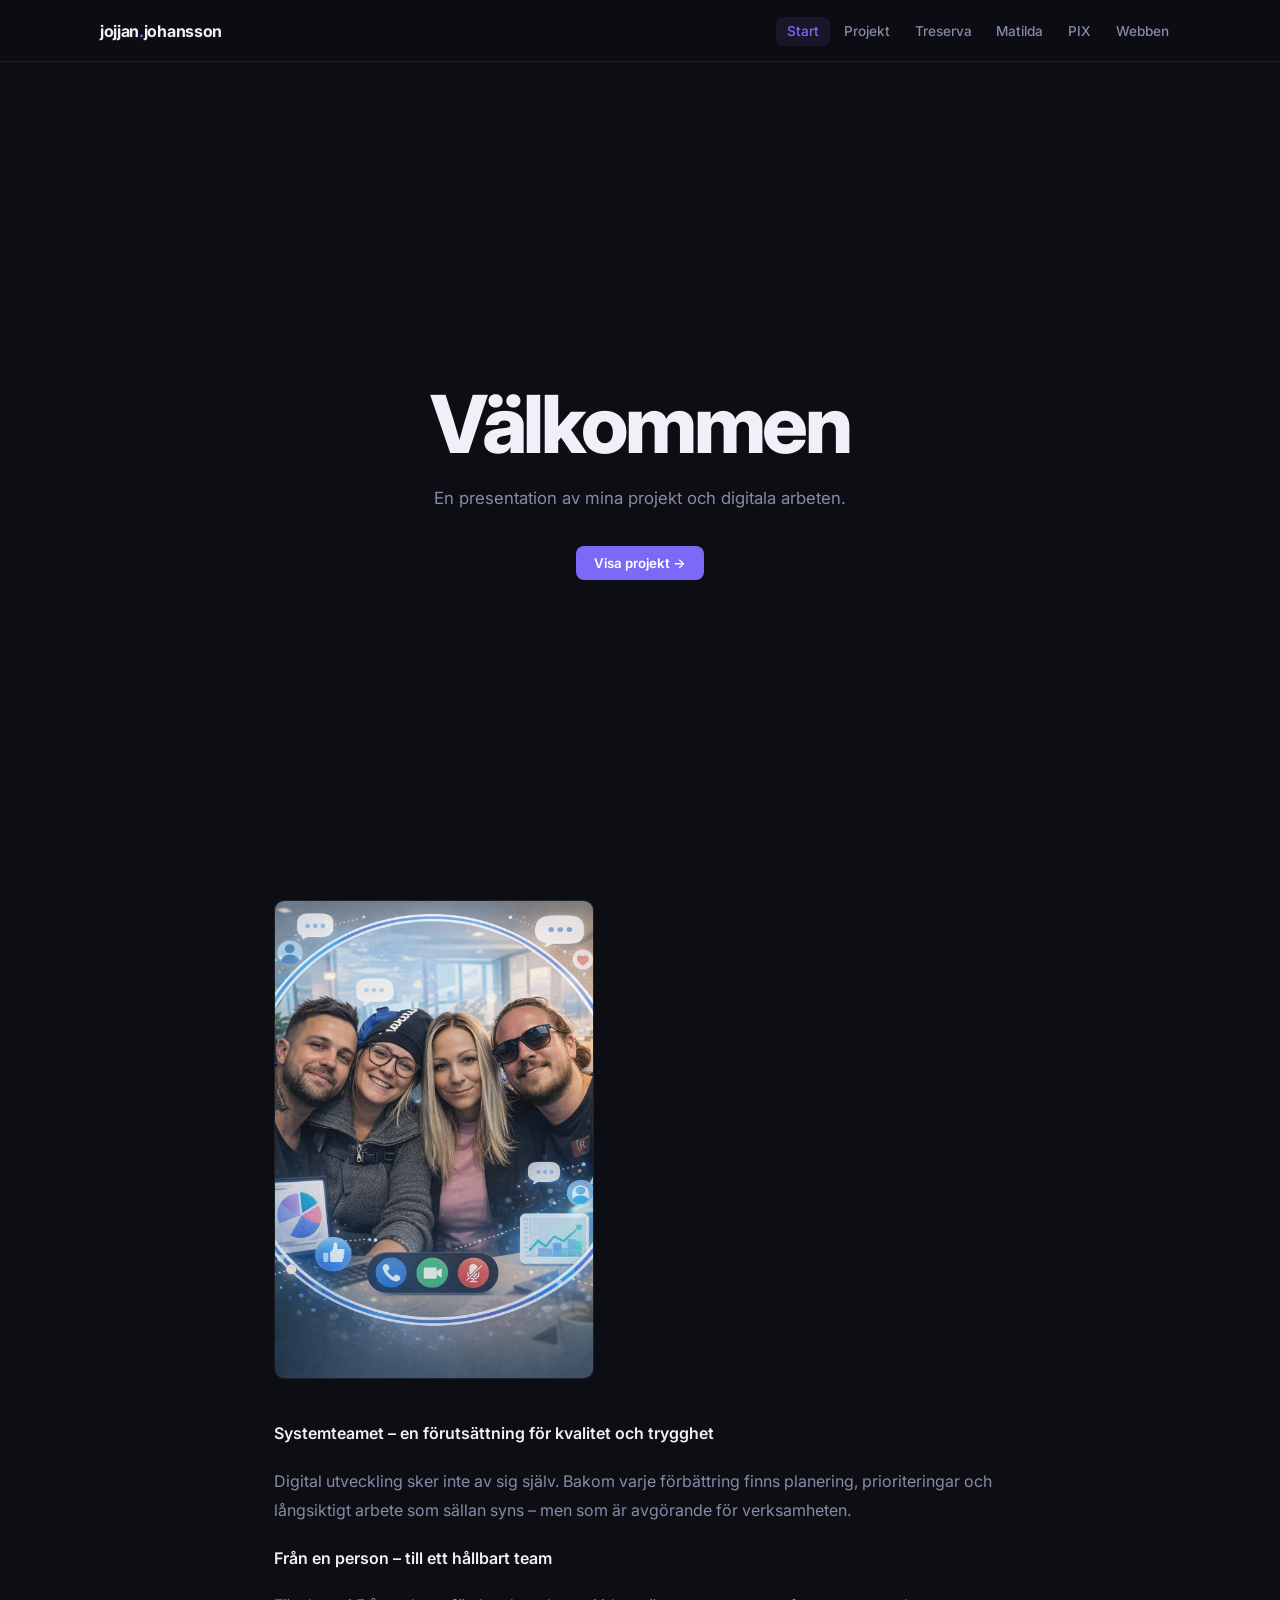
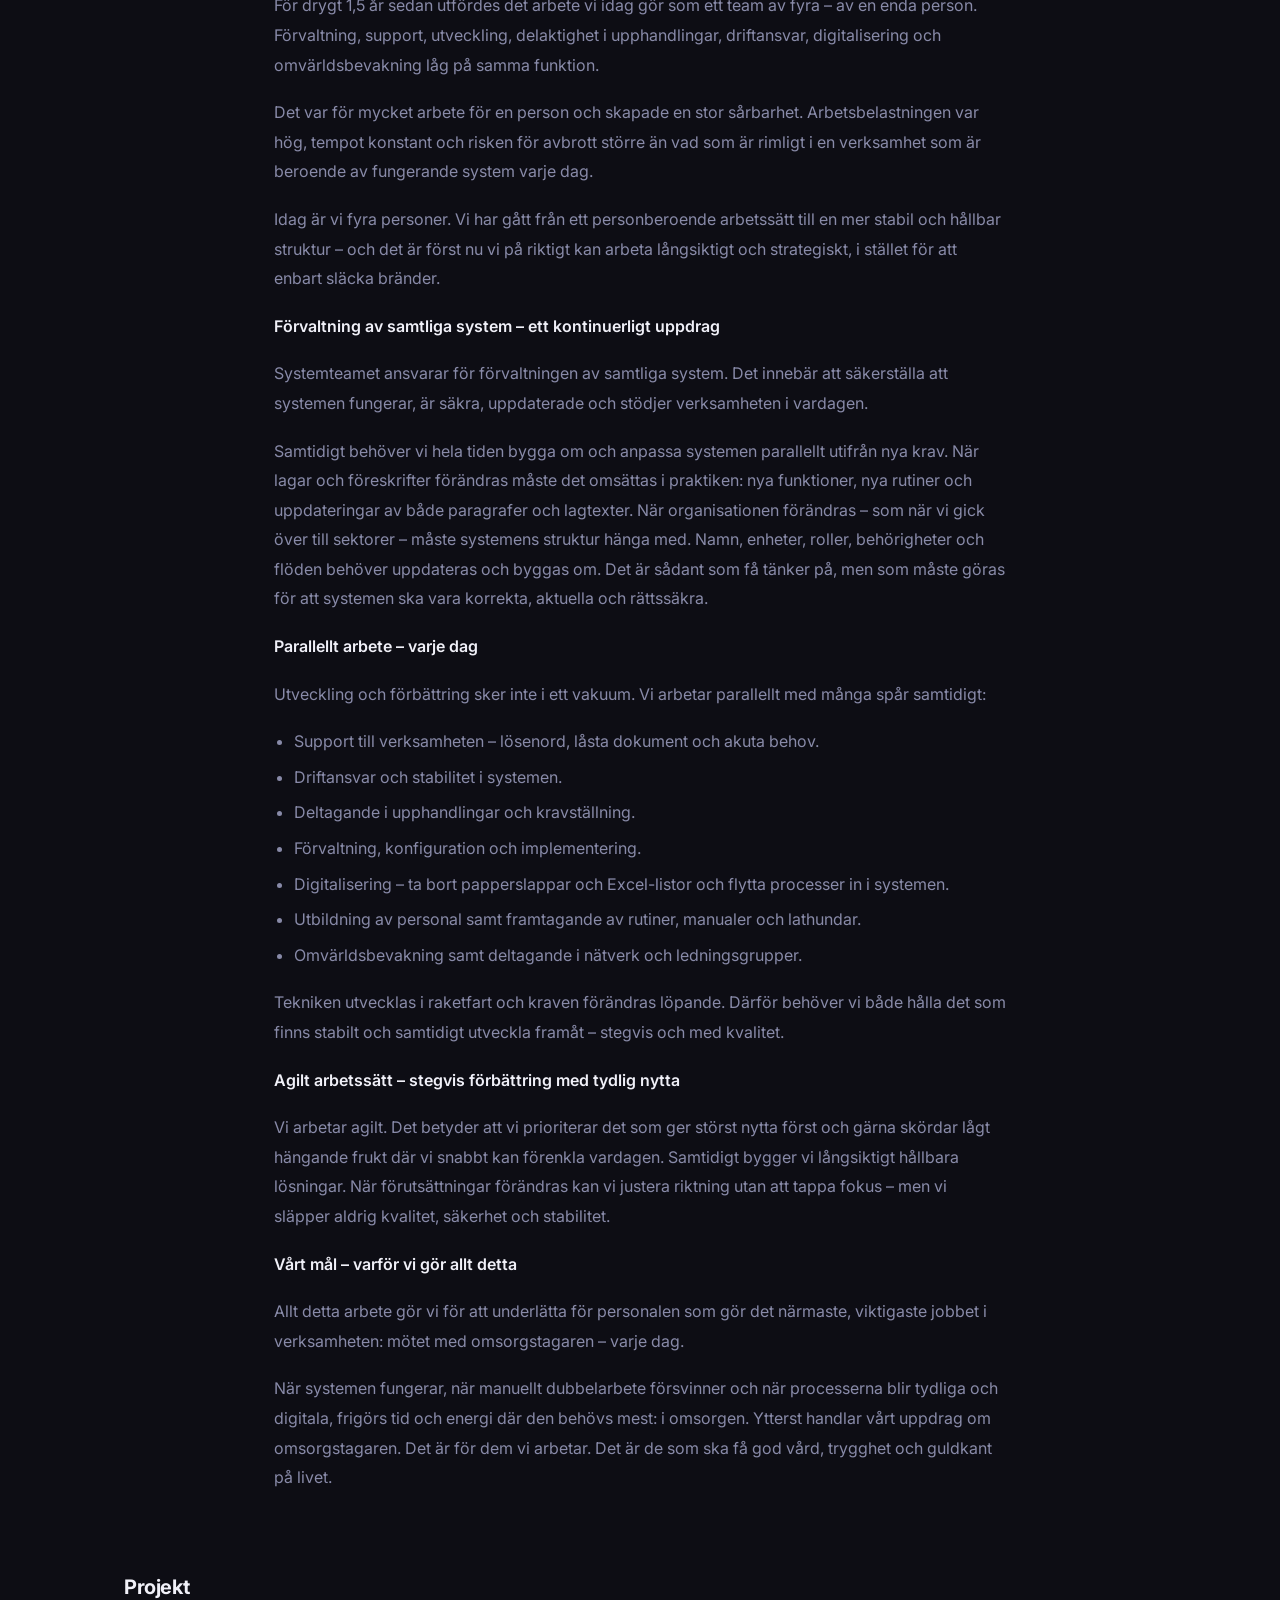
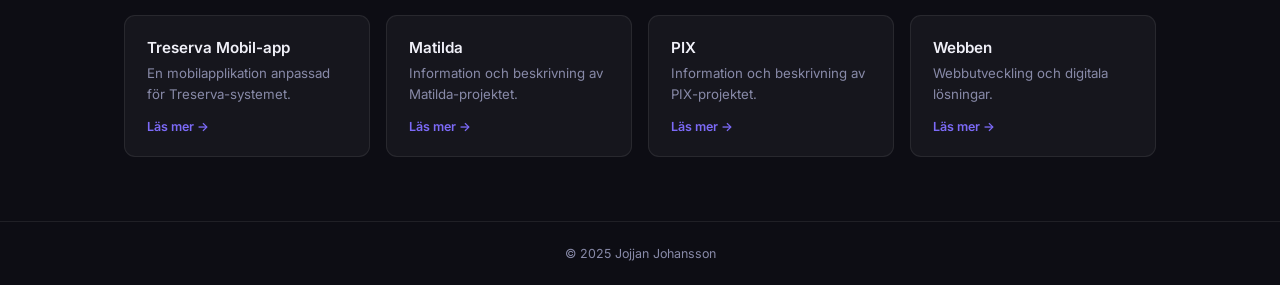
<file: index.html>
<!DOCTYPE html>
<html lang="sv">
<head>
  <meta charset="UTF-8">
  <meta name="viewport" content="width=device-width, initial-scale=1.0">
  <title>Jojjan Johansson</title>
  <link rel="stylesheet" href="css/style.css">
</head>
<body>
  <div id="nav"></div>

  <main>
    <section class="hero">
      <h1 class="fu">Välkommen</h1>
      <p class="fu fu1">En presentation av mina projekt och digitala arbeten.</p>
      <a href="projekt.html" class="btn btn-primary fu fu2">Visa projekt →</a>
    </section>

    <div class="page-img" style="text-align:center; padding-top:0">
      <img src="img/team.png" alt="Team">
    </div>

    <div class="content">
      <p><strong>Systemteamet – en förutsättning för kvalitet och trygghet</strong></p>
      <p>Digital utveckling sker inte av sig själv. Bakom varje förbättring finns planering, prioriteringar och långsiktigt arbete som sällan syns – men som är avgörande för verksamheten.</p>

      <p><strong>Från en person – till ett hållbart team</strong></p>
      <p>För drygt 1,5 år sedan utfördes det arbete vi idag gör som ett team av fyra – av en enda person. Förvaltning, support, utveckling, delaktighet i upphandlingar, driftansvar, digitalisering och omvärldsbevakning låg på samma funktion.</p>
      <p>Det var för mycket arbete för en person och skapade en stor sårbarhet. Arbetsbelastningen var hög, tempot konstant och risken för avbrott större än vad som är rimligt i en verksamhet som är beroende av fungerande system varje dag.</p>
      <p>Idag är vi fyra personer. Vi har gått från ett personberoende arbetssätt till en mer stabil och hållbar struktur – och det är först nu vi på riktigt kan arbeta långsiktigt och strategiskt, i stället för att enbart släcka bränder.</p>

      <p><strong>Förvaltning av samtliga system – ett kontinuerligt uppdrag</strong></p>
      <p>Systemteamet ansvarar för förvaltningen av samtliga system. Det innebär att säkerställa att systemen fungerar, är säkra, uppdaterade och stödjer verksamheten i vardagen.</p>
      <p>Samtidigt behöver vi hela tiden bygga om och anpassa systemen parallellt utifrån nya krav. När lagar och föreskrifter förändras måste det omsättas i praktiken: nya funktioner, nya rutiner och uppdateringar av både paragrafer och lagtexter. När organisationen förändras – som när vi gick över till sektorer – måste systemens struktur hänga med. Namn, enheter, roller, behörigheter och flöden behöver uppdateras och byggas om. Det är sådant som få tänker på, men som måste göras för att systemen ska vara korrekta, aktuella och rättssäkra.</p>

      <p><strong>Parallellt arbete – varje dag</strong></p>
      <p>Utveckling och förbättring sker inte i ett vakuum. Vi arbetar parallellt med många spår samtidigt:</p>
      <ul>
        <li>Support till verksamheten – lösenord, låsta dokument och akuta behov.</li>
        <li>Driftansvar och stabilitet i systemen.</li>
        <li>Deltagande i upphandlingar och kravställning.</li>
        <li>Förvaltning, konfiguration och implementering.</li>
        <li>Digitalisering – ta bort papperslappar och Excel-listor och flytta processer in i systemen.</li>
        <li>Utbildning av personal samt framtagande av rutiner, manualer och lathundar.</li>
        <li>Omvärldsbevakning samt deltagande i nätverk och ledningsgrupper.</li>
      </ul>
      <p>Tekniken utvecklas i raketfart och kraven förändras löpande. Därför behöver vi både hålla det som finns stabilt och samtidigt utveckla framåt – stegvis och med kvalitet.</p>

      <p><strong>Agilt arbetssätt – stegvis förbättring med tydlig nytta</strong></p>
      <p>Vi arbetar agilt. Det betyder att vi prioriterar det som ger störst nytta först och gärna skördar lågt hängande frukt där vi snabbt kan förenkla vardagen. Samtidigt bygger vi långsiktigt hållbara lösningar. När förutsättningar förändras kan vi justera riktning utan att tappa fokus – men vi släpper aldrig kvalitet, säkerhet och stabilitet.</p>

      <p><strong>Vårt mål – varför vi gör allt detta</strong></p>
      <p>Allt detta arbete gör vi för att underlätta för personalen som gör det närmaste, viktigaste jobbet i verksamheten: mötet med omsorgstagaren – varje dag.</p>
      <p>När systemen fungerar, när manuellt dubbelarbete försvinner och när processerna blir tydliga och digitala, frigörs tid och energi där den behövs mest: i omsorgen. Ytterst handlar vårt uppdrag om omsorgstagaren. Det är för dem vi arbetar. Det är de som ska få god vård, trygghet och guldkant på livet.</p>
    </div>

    <div class="wrap-wide">
      <p class="section-title">Projekt</p>
      <div class="cards">
        <a href="treserva.html" class="card">
          <h3>Treserva Mobil-app</h3>
          <p>En mobilapplikation anpassad för Treserva-systemet.</p>
          <span class="arrow">Läs mer →</span>
        </a>
        <a href="matilda.html" class="card">
          <h3>Matilda</h3>
          <p>Information och beskrivning av Matilda-projektet.</p>
          <span class="arrow">Läs mer →</span>
        </a>
        <a href="pix.html" class="card">
          <h3>PIX</h3>
          <p>Information och beskrivning av PIX-projektet.</p>
          <span class="arrow">Läs mer →</span>
        </a>
        <a href="webben.html" class="card">
          <h3>Webben</h3>
          <p>Webbutveckling och digitala lösningar.</p>
          <span class="arrow">Läs mer →</span>
        </a>
      </div>
    </div>
  </main>

  <div id="footer"></div>
  <script src="js/main.js"></script>
</body>
</html>
</file>
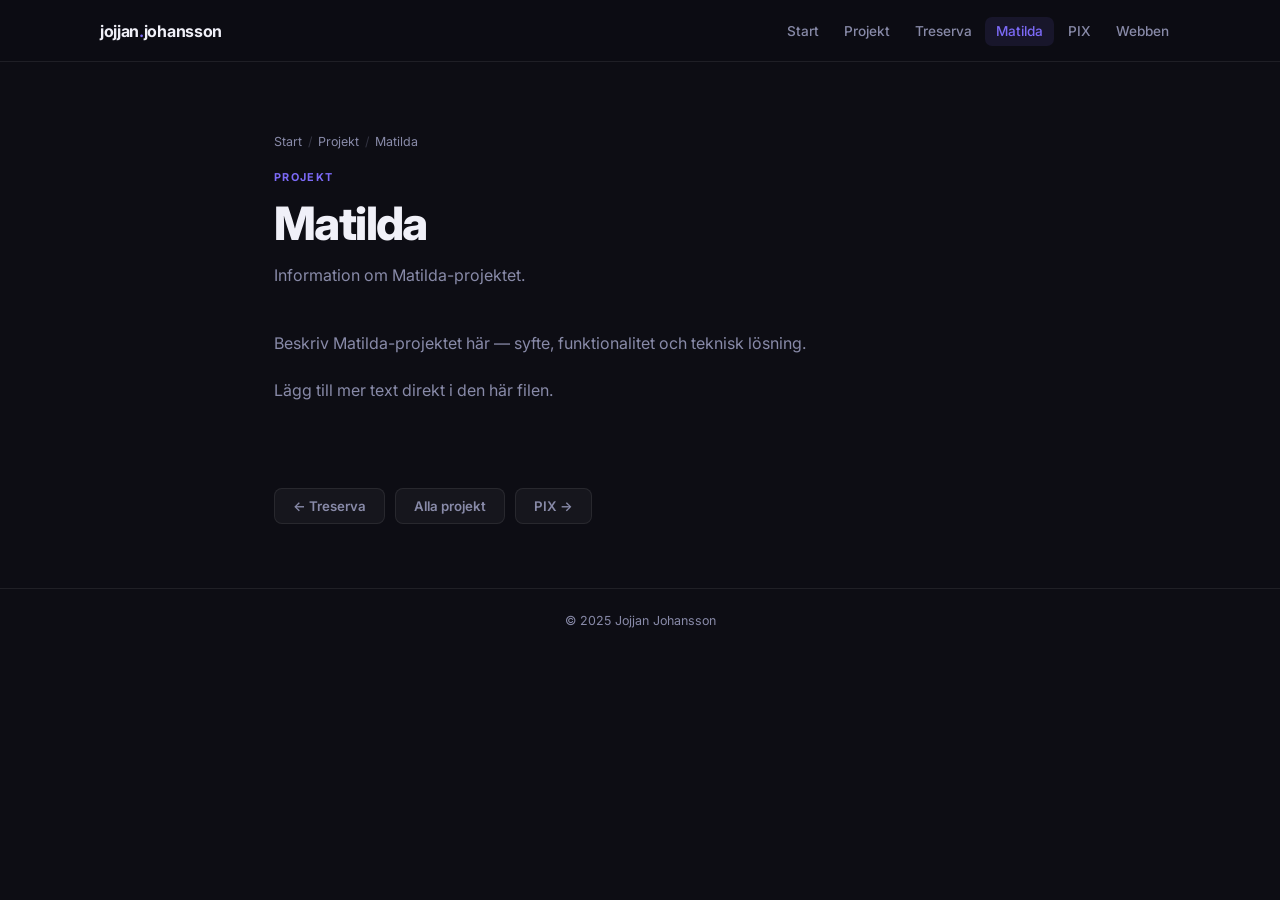
<file: matilda.html>
<!DOCTYPE html>
<html lang="sv">
<head>
  <meta charset="UTF-8">
  <meta name="viewport" content="width=device-width, initial-scale=1.0">
  <title>Matilda</title>
  <link rel="stylesheet" href="css/style.css">
</head>
<body>
  <div id="nav"></div>

  <main>
    <div class="page-header">
      <div class="breadcrumb"><a href="index.html">Start</a><span>/</span><a href="projekt.html">Projekt</a><span>/</span>Matilda</div>
      <span class="label">Projekt</span>
      <h1>Matilda</h1>
      <p>Information om Matilda-projektet.</p>
    </div>

    <!-- <div class="page-img"><img src="bilder/matilda.jpg" alt="Matilda"></div> -->

    <div class="content">
      <p>Beskriv Matilda-projektet här — syfte, funktionalitet och teknisk lösning.</p>
      <p>Lägg till mer text direkt i den här filen.</p>
    </div>

    <!-- <div class="page-video"><div class="ratio"><iframe src="https://www.youtube.com/embed/VIDEO_ID" allowfullscreen></iframe></div></div> -->

    <div class="page-nav">
      <a href="treserva.html" class="btn btn-ghost">← Treserva</a>
      <a href="projekt.html"  class="btn btn-ghost">Alla projekt</a>
      <a href="pix.html"      class="btn btn-ghost">PIX →</a>
    </div>
  </main>

  <div id="footer"></div>
  <script src="js/main.js"></script>
</body>
</html>
</file>
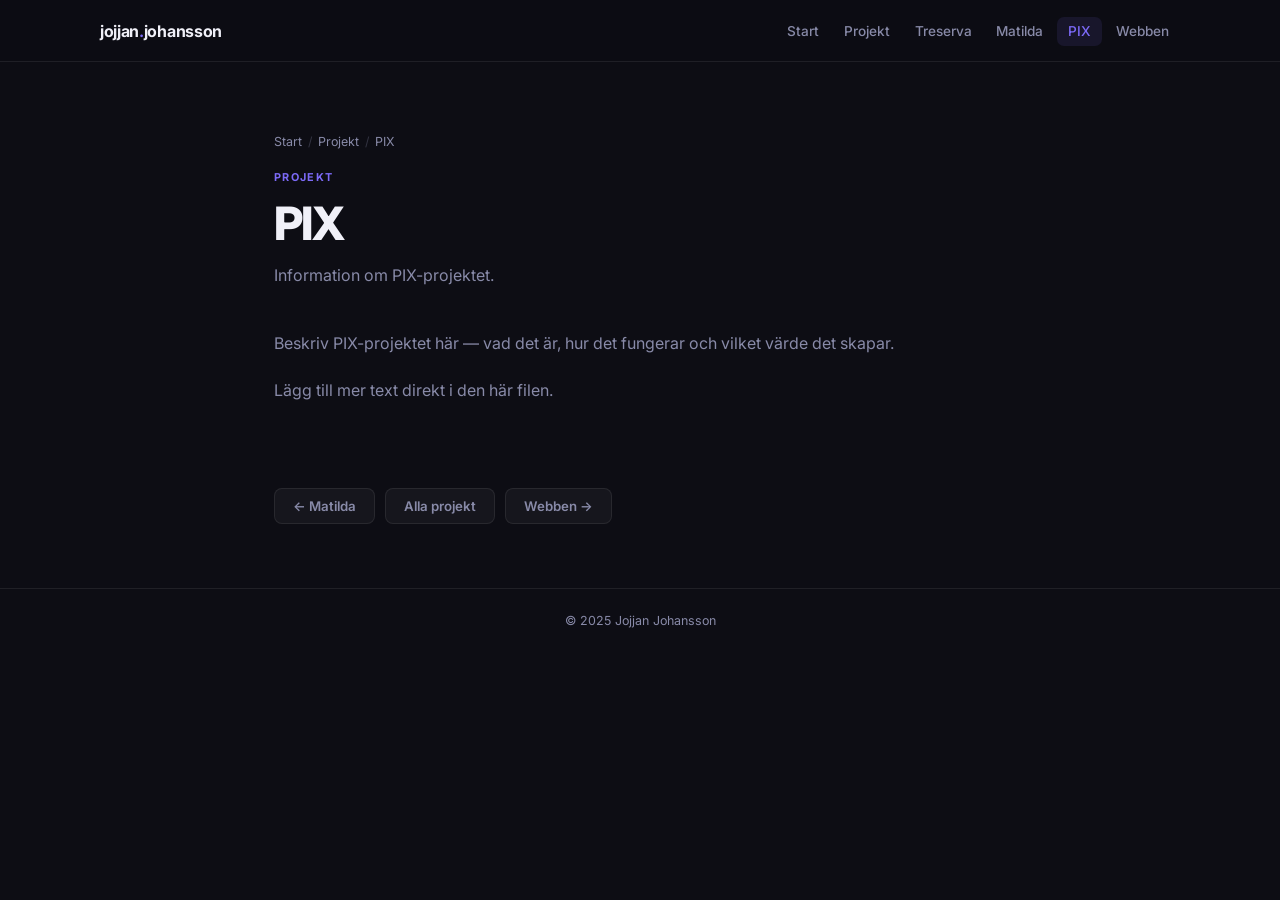
<file: pix.html>
<!DOCTYPE html>
<html lang="sv">
<head>
  <meta charset="UTF-8">
  <meta name="viewport" content="width=device-width, initial-scale=1.0">
  <title>PIX</title>
  <link rel="stylesheet" href="css/style.css">
</head>
<body>
  <div id="nav"></div>

  <main>
    <div class="page-header">
      <div class="breadcrumb"><a href="index.html">Start</a><span>/</span><a href="projekt.html">Projekt</a><span>/</span>PIX</div>
      <span class="label">Projekt</span>
      <h1>PIX</h1>
      <p>Information om PIX-projektet.</p>
    </div>

    <!-- <div class="page-img"><img src="bilder/pix.jpg" alt="PIX"></div> -->

    <div class="content">
      <p>Beskriv PIX-projektet här — vad det är, hur det fungerar och vilket värde det skapar.</p>
      <p>Lägg till mer text direkt i den här filen.</p>
    </div>

    <!-- <div class="page-video"><div class="ratio"><iframe src="https://www.youtube.com/embed/VIDEO_ID" allowfullscreen></iframe></div></div> -->

    <div class="page-nav">
      <a href="matilda.html" class="btn btn-ghost">← Matilda</a>
      <a href="projekt.html" class="btn btn-ghost">Alla projekt</a>
      <a href="webben.html"  class="btn btn-ghost">Webben →</a>
    </div>
  </main>

  <div id="footer"></div>
  <script src="js/main.js"></script>
</body>
</html>
</file>
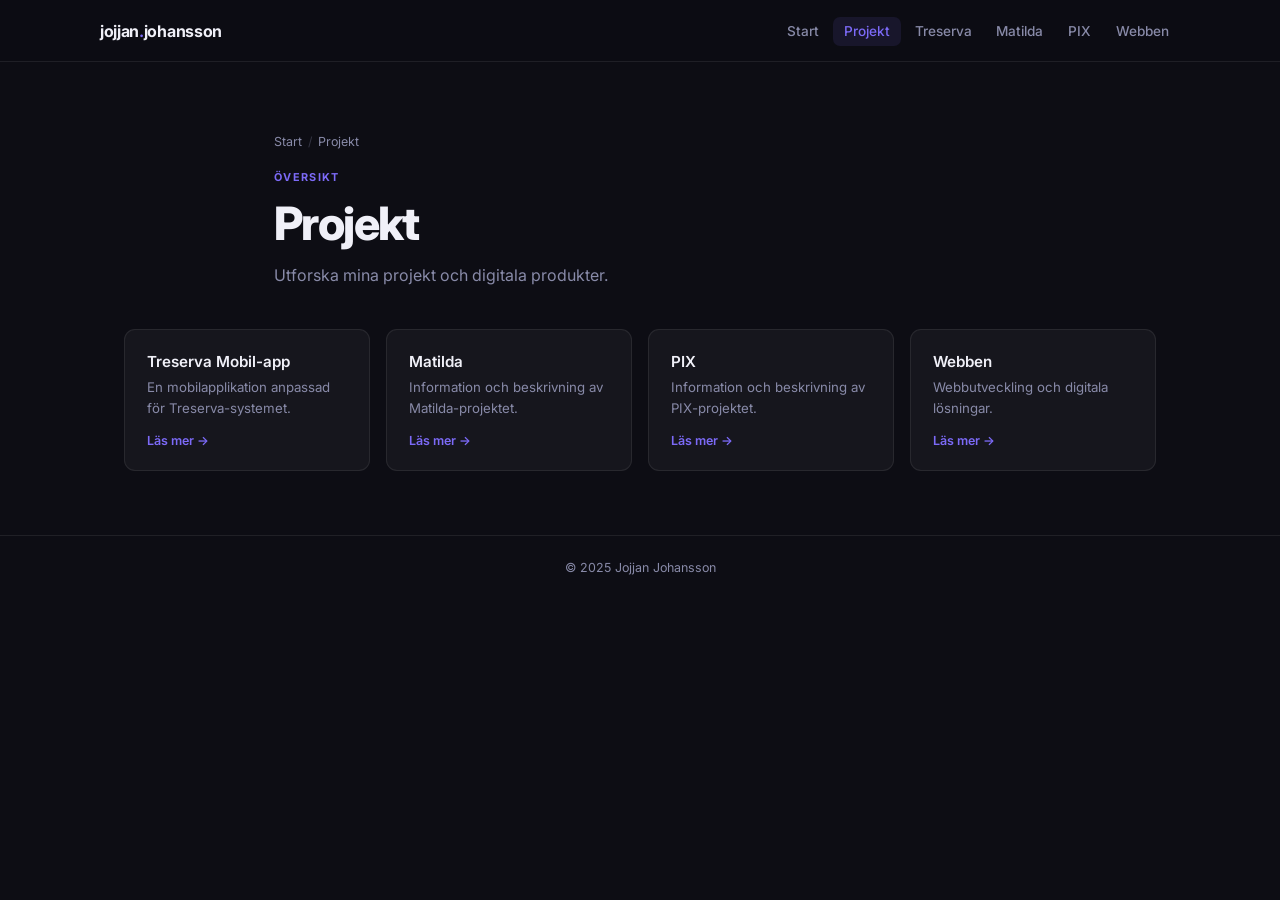
<file: projekt.html>
<!DOCTYPE html>
<html lang="sv">
<head>
  <meta charset="UTF-8">
  <meta name="viewport" content="width=device-width, initial-scale=1.0">
  <title>Projekt</title>
  <link rel="stylesheet" href="css/style.css">
</head>
<body>
  <div id="nav"></div>

  <main>
    <div class="page-header">
      <div class="breadcrumb"><a href="index.html">Start</a><span>/</span>Projekt</div>
      <span class="label">Översikt</span>
      <h1>Projekt</h1>
      <p>Utforska mina projekt och digitala produkter.</p>
    </div>

    <div class="wrap-wide">
      <div class="cards">
        <a href="treserva.html" class="card">
          <h3>Treserva Mobil-app</h3>
          <p>En mobilapplikation anpassad för Treserva-systemet.</p>
          <span class="arrow">Läs mer →</span>
        </a>
        <a href="matilda.html" class="card">
          <h3>Matilda</h3>
          <p>Information och beskrivning av Matilda-projektet.</p>
          <span class="arrow">Läs mer →</span>
        </a>
        <a href="pix.html" class="card">
          <h3>PIX</h3>
          <p>Information och beskrivning av PIX-projektet.</p>
          <span class="arrow">Läs mer →</span>
        </a>
        <a href="webben.html" class="card">
          <h3>Webben</h3>
          <p>Webbutveckling och digitala lösningar.</p>
          <span class="arrow">Läs mer →</span>
        </a>
      </div>
    </div>
  </main>

  <div id="footer"></div>
  <script src="js/main.js"></script>
</body>
</html>
</file>
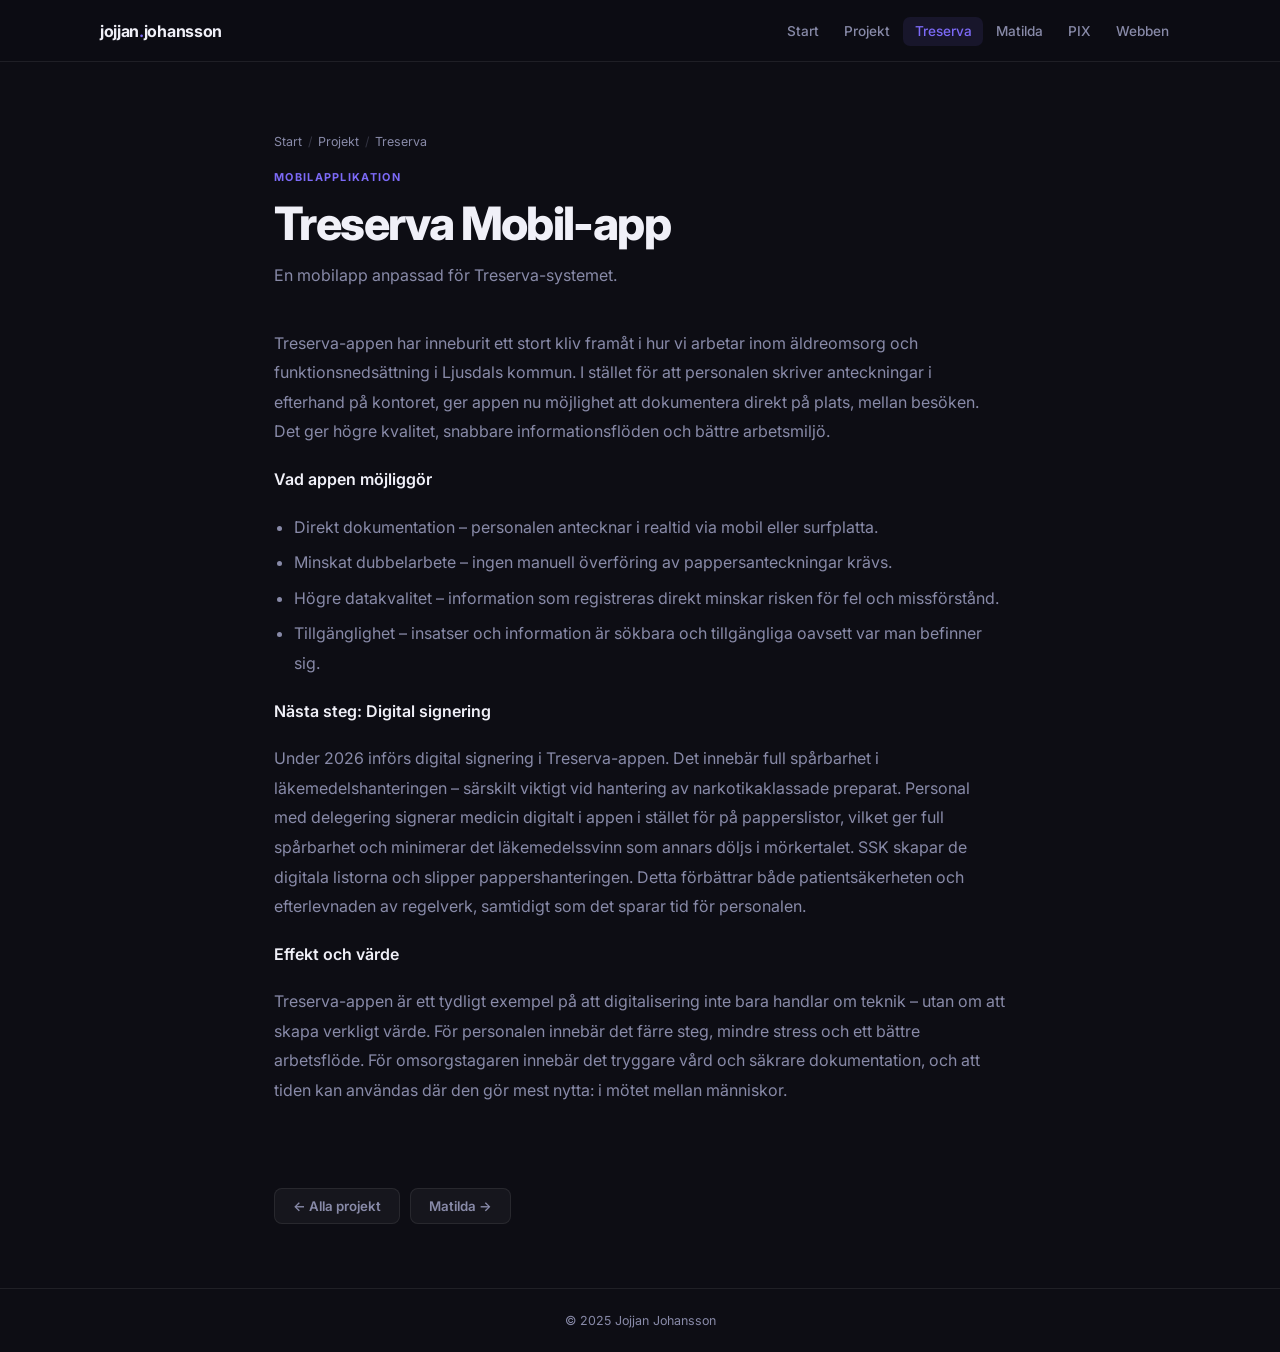
<file: treserva.html>
<!DOCTYPE html>
<html lang="sv">
<head>
  <meta charset="UTF-8">
  <meta name="viewport" content="width=device-width, initial-scale=1.0">
  <title>Treserva Mobil-app</title>
  <link rel="stylesheet" href="css/style.css">
</head>
<body>
  <div id="nav"></div>

  <main>
    <div class="page-header">
      <div class="breadcrumb"><a href="index.html">Start</a><span>/</span><a href="projekt.html">Projekt</a><span>/</span>Treserva</div>
      <span class="label">Mobilapplikation</span>
      <h1>Treserva Mobil-app</h1>
      <p>En mobilapp anpassad för Treserva-systemet.</p>
    </div>

    <!-- Bild (lägg till src när du har en) -->
    <!-- <div class="page-img"><img src="bilder/treserva.jpg" alt="Treserva"></div> -->

    <div class="content">
      <p>Treserva-appen har inneburit ett stort kliv framåt i hur vi arbetar inom äldreomsorg och funktionsnedsättning i Ljusdals kommun. I stället för att personalen skriver anteckningar i efterhand på kontoret, ger appen nu möjlighet att dokumentera direkt på plats, mellan besöken. Det ger högre kvalitet, snabbare informationsflöden och bättre arbetsmiljö.</p>

      <p><strong>Vad appen möjliggör</strong></p>
      <ul>
        <li>Direkt dokumentation – personalen antecknar i realtid via mobil eller surfplatta.</li>
        <li>Minskat dubbelarbete – ingen manuell överföring av pappersanteckningar krävs.</li>
        <li>Högre datakvalitet – information som registreras direkt minskar risken för fel och missförstånd.</li>
        <li>Tillgänglighet – insatser och information är sökbara och tillgängliga oavsett var man befinner sig.</li>
      </ul>

      <p><strong>Nästa steg: Digital signering</strong></p>
      <p>Under 2026 införs digital signering i Treserva-appen. Det innebär full spårbarhet i läkemedelshanteringen – särskilt viktigt vid hantering av narkotikaklassade preparat. Personal med delegering signerar medicin digitalt i appen i stället för på papperslistor, vilket ger full spårbarhet och minimerar det läkemedelssvinn som annars döljs i mörkertalet. SSK skapar de digitala listorna och slipper pappershanteringen. Detta förbättrar både patientsäkerheten och efterlevnaden av regelverk, samtidigt som det sparar tid för personalen.</p>

      <p><strong>Effekt och värde</strong></p>
      <p>Treserva-appen är ett tydligt exempel på att digitalisering inte bara handlar om teknik – utan om att skapa verkligt värde. För personalen innebär det färre steg, mindre stress och ett bättre arbetsflöde. För omsorgstagaren innebär det tryggare vård och säkrare dokumentation, och att tiden kan användas där den gör mest nytta: i mötet mellan människor.</p>
    </div>

    <!-- Video (klistra in YouTube-länk) -->
    <!-- <div class="page-video"><div class="ratio"><iframe src="https://www.youtube.com/embed/VIDEO_ID" allowfullscreen></iframe></div></div> -->

    <div class="page-nav">
      <a href="projekt.html" class="btn btn-ghost">← Alla projekt</a>
      <a href="matilda.html" class="btn btn-ghost">Matilda →</a>
    </div>
  </main>

  <div id="footer"></div>
  <script src="js/main.js"></script>
</body>
</html>
</file>
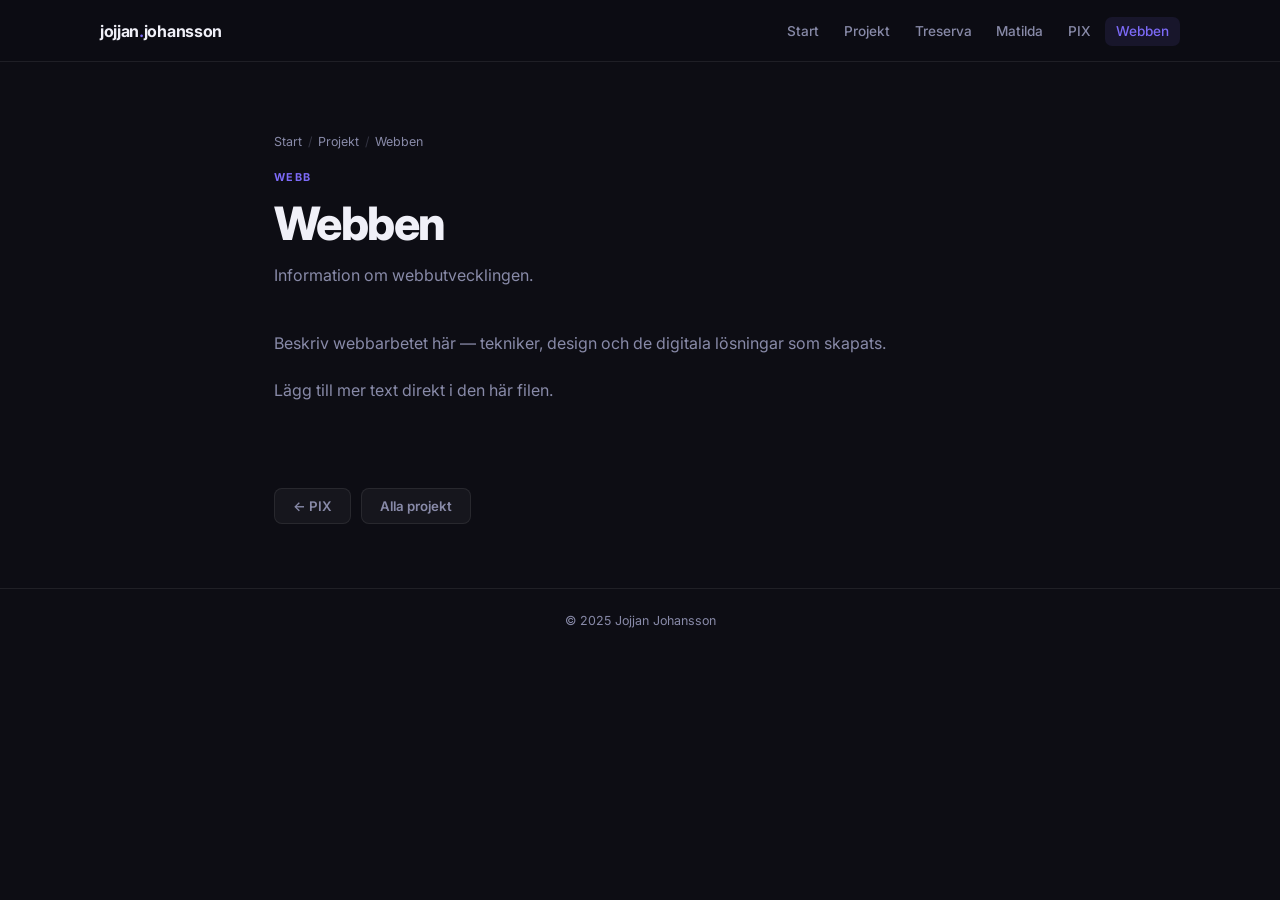
<file: webben.html>
<!DOCTYPE html>
<html lang="sv">
<head>
  <meta charset="UTF-8">
  <meta name="viewport" content="width=device-width, initial-scale=1.0">
  <title>Webben</title>
  <link rel="stylesheet" href="css/style.css">
</head>
<body>
  <div id="nav"></div>

  <main>
    <div class="page-header">
      <div class="breadcrumb"><a href="index.html">Start</a><span>/</span><a href="projekt.html">Projekt</a><span>/</span>Webben</div>
      <span class="label">Webb</span>
      <h1>Webben</h1>
      <p>Information om webbutvecklingen.</p>
    </div>

    <!-- <div class="page-img"><img src="bilder/webben.jpg" alt="Webben"></div> -->

    <div class="content">
      <p>Beskriv webbarbetet här — tekniker, design och de digitala lösningar som skapats.</p>
      <p>Lägg till mer text direkt i den här filen.</p>
    </div>

    <!-- <div class="page-video"><div class="ratio"><iframe src="https://www.youtube.com/embed/VIDEO_ID" allowfullscreen></iframe></div></div> -->

    <div class="page-nav">
      <a href="pix.html"     class="btn btn-ghost">← PIX</a>
      <a href="projekt.html" class="btn btn-ghost">Alla projekt</a>
    </div>
  </main>

  <div id="footer"></div>
  <script src="js/main.js"></script>
</body>
</html>
</file>
<file: css/style.css>
@import url('https://fonts.googleapis.com/css2?family=Inter:wght@400;500;600;700;800&display=swap');

:root {
  --bg:      #0d0d14;
  --surface: rgba(255,255,255,0.04);
  --border:  rgba(255,255,255,0.08);
  --text:    #f0f0f8;
  --muted:   #888aa8;
  --accent:  #7c6af7;
  --nav-h:   62px;
}

*, *::before, *::after { margin: 0; padding: 0; box-sizing: border-box; }
html { scroll-behavior: smooth; }

body {
  font-family: 'Inter', sans-serif;
  background: var(--bg);
  color: var(--text);
  min-height: 100vh;
  -webkit-font-smoothing: antialiased;
}

/* ── Nav ── */
nav {
  position: fixed; top: 0; left: 0; right: 0;
  height: var(--nav-h);
  background: rgba(13,13,20,0.88);
  backdrop-filter: blur(20px);
  border-bottom: 1px solid var(--border);
  z-index: 100;
  display: flex; align-items: center;
  padding: 0 1.5rem;
}
.nav-inner {
  max-width: 1080px; width: 100%; margin: 0 auto;
  display: flex; align-items: center; justify-content: space-between;
}
.logo {
  font-weight: 700; font-size: 1rem;
  color: var(--text); text-decoration: none; letter-spacing: -0.02em;
}
.logo span { color: var(--accent); }

.nav-links { display: flex; gap: 0.15rem; list-style: none; }
.nav-links a {
  color: var(--muted); text-decoration: none;
  font-size: 0.85rem; font-weight: 500;
  padding: 0.4rem 0.7rem; border-radius: 7px;
  transition: color 0.15s, background 0.15s;
}
.nav-links a:hover  { color: var(--text); background: rgba(255,255,255,0.06); }
.nav-links a.active { color: var(--accent); background: rgba(124,106,247,0.1); }

.nav-toggle {
  display: none; background: none; border: none;
  color: var(--text); cursor: pointer; padding: 0.4rem; border-radius: 7px;
}
.nav-toggle:hover { background: rgba(255,255,255,0.06); }

/* ── Layout ── */
main { padding-top: var(--nav-h); }

.wrap {
  max-width: 780px; margin: 0 auto;
  padding: 0 1.5rem;
}
.wrap-wide {
  max-width: 1080px; margin: 0 auto;
  padding: 0 1.5rem;
}

/* ── Hero (startsida) ── */
.hero {
  min-height: calc(100vh - var(--nav-h));
  display: flex; flex-direction: column;
  justify-content: center; align-items: center;
  text-align: center; padding: 4rem 1.5rem;
}
.hero h1 {
  font-size: clamp(2.75rem, 7vw, 5rem);
  font-weight: 800; letter-spacing: -0.04em; line-height: 1.05;
  margin-bottom: 1.125rem;
}
.hero p {
  font-size: 1.05rem; color: var(--muted);
  max-width: 500px; line-height: 1.75; margin-bottom: 2rem;
}

/* ── Sidans header ── */
.page-header {
  padding: 4.5rem 1.5rem 2.5rem;
  max-width: 780px; margin: 0 auto;
}
.breadcrumb {
  display: flex; align-items: center; gap: 0.35rem;
  font-size: 0.78rem; color: var(--muted); margin-bottom: 1rem;
}
.breadcrumb a { color: var(--muted); text-decoration: none; }
.breadcrumb a:hover { color: var(--accent); }
.breadcrumb span { opacity: 0.3; }

.label {
  display: inline-block; font-size: 0.68rem; font-weight: 700;
  letter-spacing: 0.12em; text-transform: uppercase; color: var(--accent);
  margin-bottom: 0.875rem;
}
.page-header h1 {
  font-size: clamp(1.875rem, 4vw, 2.875rem);
  font-weight: 800; letter-spacing: -0.035em; line-height: 1.1;
  margin-bottom: 0.75rem;
}
.page-header p { font-size: 1rem; color: var(--muted); line-height: 1.75; }

/* ── Brödtext ── */
.content { padding: 0 1.5rem 4rem; max-width: 780px; margin: 0 auto; }
.content p {
  font-size: 1rem; color: var(--muted);
  line-height: 1.85; margin-bottom: 1.125rem;
}
.content strong { color: var(--text); font-weight: 600; }
.content ul {
  margin: 0 0 1.125rem 1.25rem; color: var(--muted);
  font-size: 1rem; line-height: 1.85;
}
.content ul li { margin-bottom: 0.375rem; }

/* ── Bild ── */
.page-img {
  padding: 0 1.5rem 2.5rem;
  max-width: 780px; margin: 0 auto;
}
.page-img img {
  max-width: 320px; height: auto;
  display: block; border-radius: 10px;
  border: 1px solid var(--border);
}

/* ── Video ── */
.page-video {
  padding: 0 1.5rem 3rem;
  max-width: 780px; margin: 0 auto;
}
.ratio {
  position: relative; padding-bottom: 56.25%; height: 0;
  border-radius: 10px; overflow: hidden; border: 1px solid var(--border);
}
.ratio iframe { position: absolute; inset: 0; width: 100%; height: 100%; border: none; }

/* ── Projektkort ── */
.section-title {
  font-size: 1.25rem; font-weight: 700;
  letter-spacing: -0.02em; margin-bottom: 1rem;
}
.cards {
  display: grid;
  grid-template-columns: repeat(auto-fill, minmax(240px, 1fr));
  gap: 1rem; padding-bottom: 4rem;
}
.card {
  background: var(--surface); border: 1px solid var(--border);
  border-radius: 11px; padding: 1.375rem;
  text-decoration: none; color: inherit;
  transition: border-color 0.2s, transform 0.2s, background 0.2s;
}
.card:hover {
  border-color: rgba(124,106,247,0.3);
  background: rgba(124,106,247,0.05);
  transform: translateY(-3px);
}
.card h3 { font-size: 0.95rem; font-weight: 600; margin-bottom: 0.375rem; }
.card p  { color: var(--muted); font-size: 0.83rem; line-height: 1.6; }
.card .arrow { color: var(--accent); font-size: 0.78rem; font-weight: 600; margin-top: 0.875rem; display: block; }

/* ── Nav mellan sidor ── */
.page-nav {
  display: flex; gap: 0.625rem; flex-wrap: wrap;
  padding: 0 1.5rem 4rem; max-width: 780px; margin: 0 auto;
}

/* ── Knappar ── */
.btn {
  display: inline-flex; align-items: center; gap: 0.35rem;
  padding: 0.575rem 1.125rem; border-radius: 8px; border: none;
  font-size: 0.83rem; font-weight: 600;
  cursor: pointer; text-decoration: none;
  font-family: 'Inter', sans-serif; transition: all 0.15s;
}
.btn-primary { background: var(--accent); color: #fff; }
.btn-primary:hover { filter: brightness(1.12); }
.btn-ghost { background: var(--surface); color: var(--muted); border: 1px solid var(--border); }
.btn-ghost:hover { color: var(--text); }
.btn-danger { background: rgba(248,113,113,0.1); color: #f87171; border: 1px solid rgba(248,113,113,0.2); }
.btn-danger:hover { background: rgba(248,113,113,0.18); }

/* ── Footer ── */
footer {
  border-top: 1px solid var(--border);
  padding: 1.5rem; text-align: center;
  color: var(--muted); font-size: 0.78rem;
}

/* ── Admin ── */
.login-wrap {
  min-height: 100vh; display: flex;
  align-items: center; justify-content: center; padding: 2rem;
}
.login-box {
  background: var(--surface); border: 1px solid var(--border);
  border-radius: 14px; padding: 2rem;
  width: 100%; max-width: 360px;
}
.login-box h2 { font-size: 1.25rem; font-weight: 700; margin-bottom: 0.25rem; }
.login-box .desc { color: var(--muted); font-size: 0.83rem; margin-bottom: 1.625rem; }
.login-error { color: #f87171; font-size: 0.8rem; margin-top: 0.625rem; min-height: 1.1em; }

.admin-wrap {
  max-width: 820px; margin: 0 auto;
  padding: calc(var(--nav-h) + 2rem) 1.5rem 4rem;
}
.admin-wrap h1 { font-size: 1.625rem; font-weight: 700; margin-bottom: 0.25rem; }
.admin-wrap > p { color: var(--muted); font-size: 0.85rem; margin-bottom: 1.75rem; }

.tabs {
  display: flex; gap: 0.2rem; background: rgba(0,0,0,0.2);
  padding: 0.275rem; border-radius: 9px;
  margin-bottom: 1.5rem; overflow-x: auto; scrollbar-width: none;
}
.tabs::-webkit-scrollbar { display: none; }
.tab {
  flex-shrink: 0; padding: 0.375rem 0.8rem; border-radius: 6px;
  font-size: 0.78rem; font-weight: 600; cursor: pointer;
  color: var(--muted); border: none; background: none;
  font-family: 'Inter', sans-serif; white-space: nowrap; transition: all 0.15s;
}
.tab:hover:not(.active) { color: var(--text); background: rgba(255,255,255,0.05); }
.tab.active { background: var(--accent); color: #fff; }
.tab-panel { display: none; }
.tab-panel.active { display: block; }

.acard {
  background: var(--surface); border: 1px solid var(--border);
  border-radius: 11px; padding: 1.5rem; margin-bottom: 1rem;
}
.acard-title { font-size: 0.875rem; font-weight: 700; margin-bottom: 0.125rem; }
.acard-sub   { color: var(--muted); font-size: 0.75rem; margin-bottom: 1.25rem; }

.form-group { margin-bottom: 0.875rem; }
.form-label {
  display: block; font-size: 0.7rem; font-weight: 700;
  color: var(--muted); text-transform: uppercase; letter-spacing: 0.07em;
  margin-bottom: 0.3rem;
}
.form-input, .form-textarea {
  width: 100%; background: rgba(0,0,0,0.3);
  border: 1px solid var(--border); border-radius: 7px;
  padding: 0.575rem 0.8rem; color: var(--text);
  font-family: 'Inter', sans-serif; font-size: 0.85rem;
  outline: none; transition: border-color 0.15s;
}
.form-input:focus, .form-textarea:focus { border-color: rgba(124,106,247,0.5); }
.form-textarea { resize: vertical; min-height: 110px; line-height: 1.6; }
.form-input::placeholder, .form-textarea::placeholder { color: rgba(136,137,168,0.4); }

.upload-area {
  border: 2px dashed var(--border); border-radius: 9px;
  padding: 1.375rem; text-align: center; cursor: pointer;
  transition: border-color 0.15s; position: relative;
}
.upload-area:hover { border-color: rgba(124,106,247,0.4); }
.upload-area input { position: absolute; inset: 0; opacity: 0; cursor: pointer; width: 100%; height: 100%; }
.upload-area p { color: var(--muted); font-size: 0.83rem; }
.upload-area small { opacity: 0.5; }

.img-preview { margin-top: 0.625rem; border-radius: 7px; overflow: hidden; }
.img-preview img { width: 100%; max-height: 150px; object-fit: cover; display: block; }

.save-row {
  display: flex; justify-content: flex-end; gap: 0.5rem;
  padding-top: 1rem; border-top: 1px solid var(--border); margin-top: 1rem;
}
.divider { height: 1px; background: var(--border); margin: 1.25rem 0; }

.toast {
  position: fixed; bottom: 1.25rem; right: 1.25rem;
  background: #18182b; border: 1px solid rgba(124,106,247,0.35);
  border-radius: 9px; padding: 0.7rem 1.125rem;
  font-size: 0.83rem; color: var(--text);
  box-shadow: 0 8px 28px rgba(0,0,0,0.4);
  transform: translateY(60px); opacity: 0;
  transition: all 0.26s cubic-bezier(0.34,1.56,0.64,1); z-index: 9999;
}
.toast.show { transform: translateY(0); opacity: 1; }

/* ── Animationer ── */
@keyframes fu { from { opacity:0; transform:translateY(12px); } to { opacity:1; transform:translateY(0); } }
.fu  { animation: fu 0.45s ease both; }
.fu1 { animation-delay: 0.07s; }
.fu2 { animation-delay: 0.14s; }

/* ── Responsiv ── */
@media (max-width: 660px) {
  .nav-links {
    display: none; position: fixed;
    top: var(--nav-h); left: 0; right: 0;
    background: rgba(13,13,20,0.97);
    flex-direction: column; padding: 0.75rem 1rem;
    border-bottom: 1px solid var(--border); z-index: 99;
  }
  .nav-links.open { display: flex; }
  .nav-toggle { display: flex; }
  .cards { grid-template-columns: 1fr; }
}
</file>
